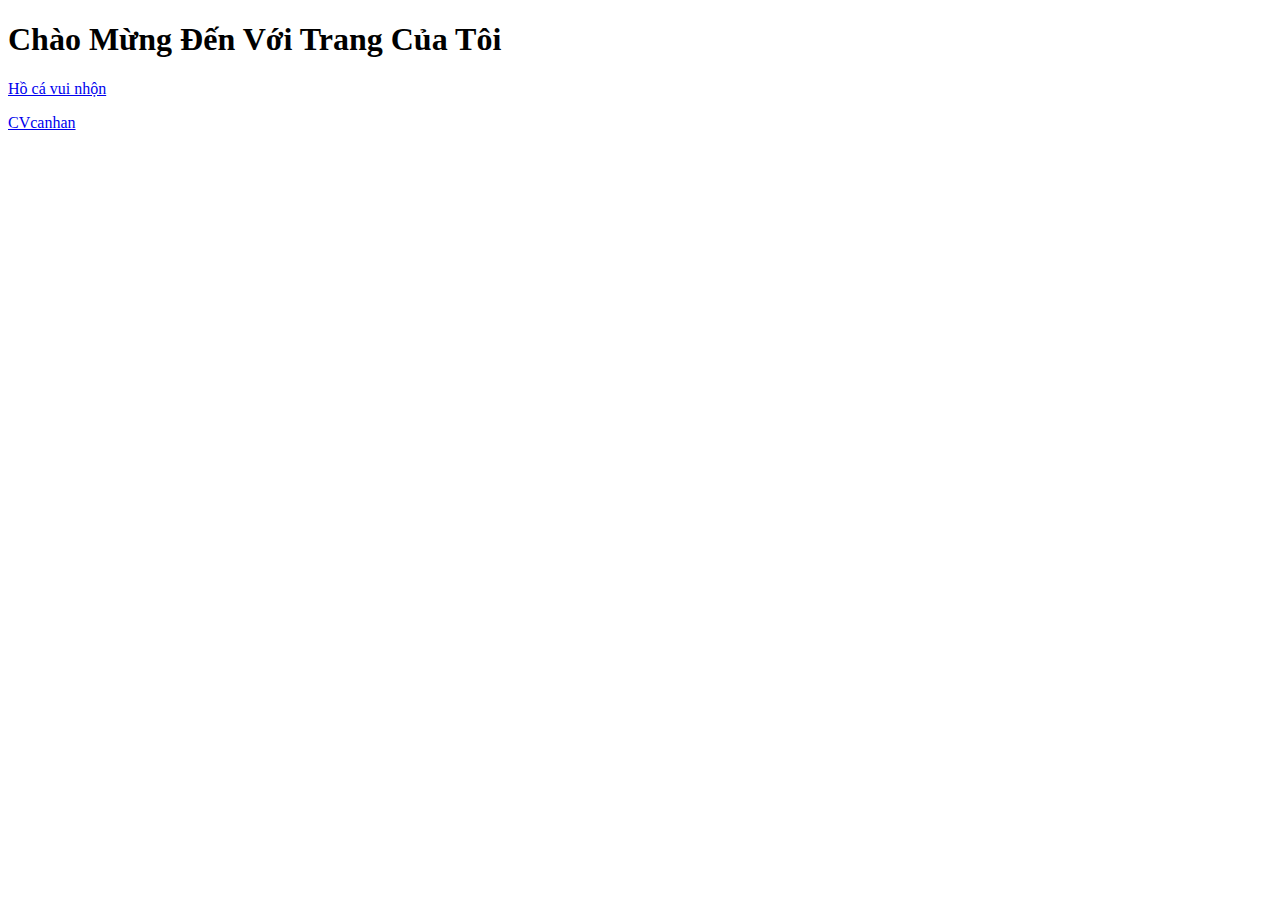
<file: index.html>
<!DOCTYPE html>
<html lang="en">
<head>
    <meta charset="UTF-8">
    <meta name="viewport" content="width=device-width, initial-scale=1.0">
    <title>Document</title>
</head>
<body>
    <h1>Chào Mừng Đến Với Trang Của Tôi</h1>
    <p><a href="HoCaVuiNhon/hoca.html">Hồ cá vui nhộn</a></p>
    <p><a href="CVcanhan/cv.html">CVcanhan</a></p>
</body>
</html>
</file>
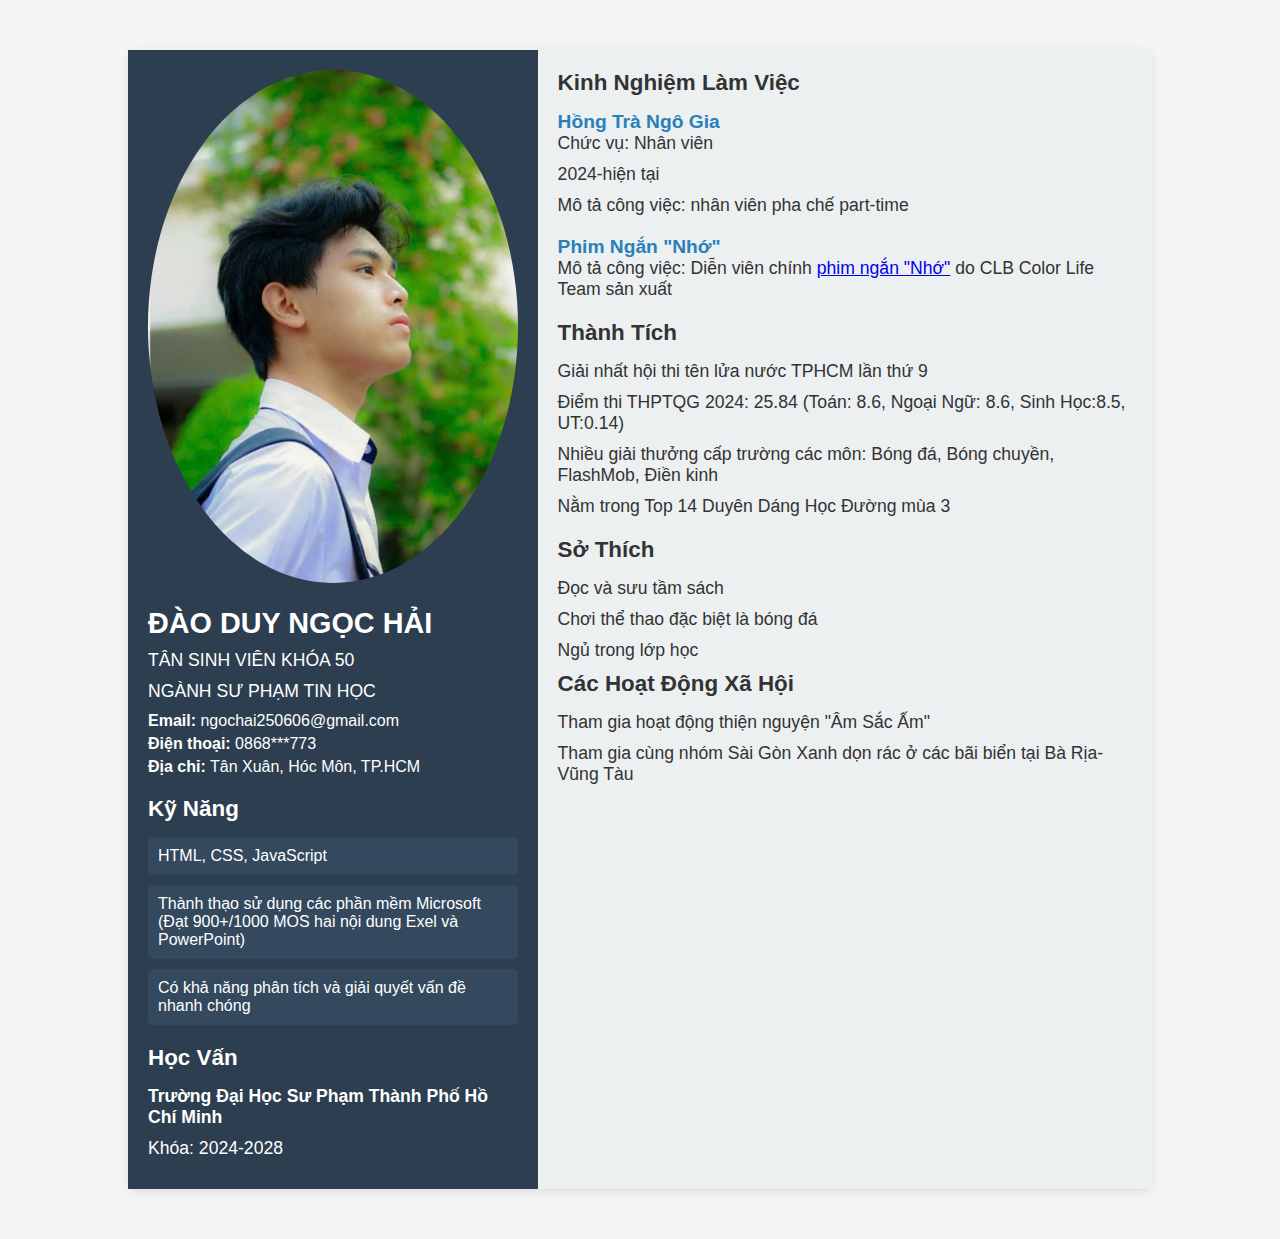
<file: CVcanhan/cv.html>
<!DOCTYPE html>
<html lang="vi">
<head>
  <meta charset="UTF-8">
  <meta name="viewport" content="width=device-width, initial-scale=1.0">
  <title>CV Của Tôi</title>
  <link rel="stylesheet" href="styles.css">
</head>
<body>
  <div class="container">
    <div class="left">
      <div class="profile">
        <img src="avatar.jpg" alt="Ảnh đại diện">
        <h2>ĐÀO DUY NGỌC HẢI</h2>
        <p>TÂN SINH VIÊN KHÓA 50</p>
        <p>NGÀNH SƯ PHẠM TIN HỌC</p>
        <ul>
          <li><strong>Email:</strong> ngochai250606@gmail.com</li>
          <li><strong>Điện thoại:</strong> 0868***773</li>
          <li><strong>Địa chỉ:</strong> Tân Xuân, Hóc Môn, TP.HCM</li>
        </ul>
      </div>
      
      <div class="skills">
        <h3>Kỹ Năng</h3>
        <ul>
          <li>HTML, CSS, JavaScript</li>
          <li>Thành thạo sử dụng các phần mềm Microsoft (Đạt 900+/1000 MOS hai nội dung Exel và PowerPoint)</li>
          <li>Có khả năng phân tích và giải quyết vấn đề nhanh chóng</li>
        </ul>
      </div>

      <div class="education">
        <h3>Học Vấn</h3>
        <p><strong>Trường Đại Học Sư Phạm Thành Phố Hồ Chí Minh</strong></p>
        <p>Khóa: 2024-2028</p>
      </div>
    </div>
    <div class="right">
      <div class="experience">
        <h3>Kinh Nghiệm Làm Việc</h3>
        <div class="job">
          <h4>Hồng Trà Ngô Gia</h4>
          <p>Chức vụ: Nhân viên</p>
          <p>2024-hiện tại</p>
          <p>Mô tả công việc: nhân viên pha chế part-time </p>
        </div>
        <div class="job">
          <h4>Phim Ngắn "Nhớ" </h4>
          <p>Mô tả công việc: Diễn viên chính <a href="https://www.facebook.com/share/v/14A9SDWtSV/"> phim ngắn "Nhớ"</a> do CLB Color Life Team sản xuất</p>
        </div>
        <h3>Thành Tích</h3>
        <div class="job">
          <p>Giải nhất hội thi tên lửa nước TPHCM lần thứ 9</p>
          <p>Điểm thi THPTQG 2024: 25.84 (Toán: 8.6, Ngoại Ngữ: 8.6, Sinh Học:8.5, UT:0.14)</p>
          <p>Nhiều giải thưởng cấp trường các môn: Bóng đá, Bóng chuyền, FlashMob, Điền kinh</p>
          <p>Nằm trong Top 14 Duyên Dáng Học Đường mùa 3</p>
        </div>
        <h3>Sở Thích</h3>
        <p>Đọc và sưu tầm sách</p>
        <p>Chơi thể thao đặc biệt là bóng đá</p>
        <p>Ngủ trong lớp học</p>
        <h3>Các Hoạt Động Xã Hội</h3>
        <p>Tham gia hoạt động thiện nguyện "Âm Sắc Ấm"</p>
        <p>Tham gia cùng nhóm Sài Gòn Xanh dọn rác ở các bãi biển tại Bà Rịa-Vũng Tàu</p>
      </div>
    </div>
  </div>
</body>
</html>
</file>
<file: CVcanhan/styles.css>
* {
    margin: 0;
    padding: 0;
    box-sizing: border-box;
  }
  
  body {
    font-family: Arial, sans-serif;
    background-color: #f4f4f4;
    color: #333;
  }
  
  .container {
    display: flex;
    width: 80%;
    margin: 50px auto;
    border-radius: 10px;
    background-color: #fff;
    box-shadow: 0 2px 10px rgba(0, 0, 0, 0.1);
  }
  
  .left {
    width: 40%;
    padding: 20px;
    background-color: #2c3e50;
    color: #fff;
  }
  
  .right {
    width: 60%;
    padding: 20px;
  }
  
  .profile img {
    width: 100%;
    border-radius: 50%;
    margin-bottom: 20px;
  }
  
  h2 {
    font-size: 1.8em;
    margin-bottom: 10px;
  }
  
  p {
    font-size: 1.1em;
    margin-bottom: 10px;
  }
  
  ul {
    list-style-type: none;
    margin-bottom: 20px;
  }
  
  ul li {
    font-size: 1em;
    margin-bottom: 5px;
  }
  
  h3 {
    font-size: 1.4em;
    margin-bottom: 15px;
  }
  
  h4 {
    font-size: 1.2em;
    color: #2980b9;
  }
  
  .job {
    margin-bottom: 20px;
  }
  
  .skills ul {
    list-style-type: none;
  }
  
  .skills li {
    background-color: #34495e;
    margin-bottom: 10px;
    padding: 10px;
    border-radius: 5px;
    transition: background-color 0.3s ease;
  }
  
  .skills li:hover {
    background-color: #2980b9;
  }
  
  .right {
    background-color: #ecf0f1;
  }
  
  .right h3 {
    margin-bottom: 15px;
  }
  
  @media screen and (max-width: 768px) {
    .container {
      flex-direction: column;
      width: 90%;
    }
  
    .left, .right {
      width: 100%;
    }
  }
</file>
